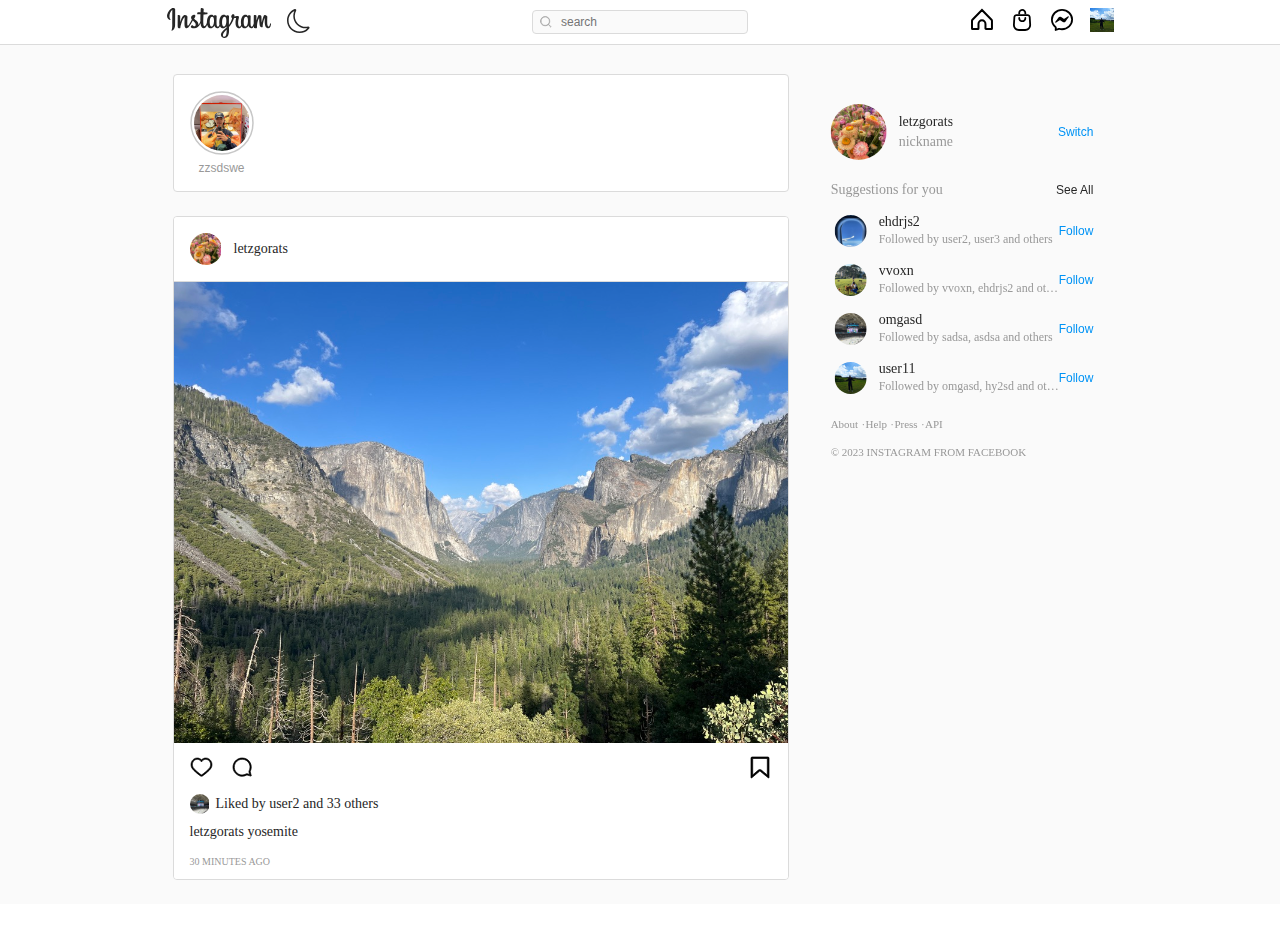
<file: Instagram/index.html>
<!DOCTYPE html>
<html lang="en">
<head>
    <meta charset="UTF-8">
    <meta name="viewport" content="width=device-width, initial-scale=1.0">
    <title>Instagram</title>
    <link rel="stylesheet" href="styles/general.css">
    <link rel="stylesheet" href="styles/header.css">
    <link rel="stylesheet" href="styles/side.css">
    <link rel="stylesheet" href="styles/main.css">
    <script src="script.js" defer></script>
</head>

<body>

    <header class="header">
        <div class="header__contents">
            <div class="header__buttons">
                <a href="index.html" class="header__logo">
                    <!-- <img src="assets/icons/logo.svg" alt="logo"> -->
                    <svg width="104" height="30" viewBox="0 0 104 30" fill="none" xmlns="http://www.w3.org/2000/svg">
                        <path fill-rule="evenodd" clip-rule="evenodd"
                            d="M5.34906 0.103386C3.22375 1.01086 0.881358 3.5683 0.144313 6.78057C-0.789613 10.8488 3.10259 12.5709 3.42568 12.0089C3.7942 11.3437 2.72397 11.1169 2.50185 9.00802C2.2141 6.28043 3.46606 3.23316 5.03607 1.89772C5.32887 1.65022 5.31372 1.99568 5.31372 2.63504C5.31372 3.7797 5.25314 14.0456 5.25314 16.1853C5.25314 19.0831 5.13703 20.0009 4.92501 20.9032C4.70793 21.821 4.36465 22.4397 4.62716 22.6769C4.91996 22.945 6.16688 22.3108 6.88373 21.2848C7.74698 20.0576 8.04987 18.5829 8.10541 16.9845C8.17103 15.051 8.16599 11.9934 8.17103 10.2455C8.17103 8.64193 8.19627 3.95501 8.14579 1.13461C8.1256 0.448846 6.2426 -0.273011 5.34906 0.103386ZM103.522 15.3294C103.214 15.3294 103.073 15.6543 102.957 16.1957C102.553 18.088 102.129 18.5159 101.579 18.5159C100.968 18.5159 100.418 17.5775 100.276 15.7007C100.165 14.226 100.18 11.5087 100.322 8.80693C100.352 8.25007 100.201 7.70352 98.7367 7.16212C98.1056 6.9301 97.1868 6.58464 96.7325 7.70867C95.4452 10.8694 94.9404 13.3804 94.8192 14.4013C94.8142 14.4529 94.7485 14.4632 94.7384 14.3446C94.6627 13.5248 94.4961 12.0398 94.4709 8.92036C94.4658 8.31194 94.3396 7.79117 93.6783 7.36837C93.2492 7.09509 91.9468 6.60526 91.4773 7.1879C91.0734 7.66227 90.5989 8.93583 90.1092 10.4466C89.7104 11.6737 89.4378 12.5039 89.4378 12.5039C89.4378 12.5039 89.4428 9.18848 89.4479 7.93554C89.4479 7.46118 89.1298 7.3065 89.0339 7.27556C88.5998 7.14666 87.7416 6.93525 87.3781 6.93525C86.9288 6.93525 86.8228 7.1879 86.8228 7.55915C86.8228 7.60555 86.7521 11.9212 86.7521 14.9376V15.3655C86.5047 16.7525 85.7021 18.6345 84.8287 18.6345C83.9503 18.6345 83.5414 17.8508 83.5414 14.2518C83.5414 12.1533 83.602 11.2406 83.6323 9.72472C83.6474 8.85333 83.6828 8.17788 83.6828 8.02835C83.6777 7.55915 82.8801 7.32712 82.5116 7.23947C82.138 7.15181 81.8149 7.11572 81.5625 7.13119C81.2041 7.15181 80.9517 7.38899 80.9517 7.71899C80.9517 7.89429 80.9517 8.22944 80.9517 8.22944C80.4923 7.49727 79.7552 6.98682 79.2605 6.83729C77.9379 6.44027 76.5546 6.79088 75.5097 8.27585C74.6817 9.45144 74.182 10.7869 73.9851 12.705C73.8387 14.1074 73.8892 15.5305 74.1416 16.7319C73.8336 18.088 73.2581 18.6448 72.6321 18.6448C71.7235 18.6448 71.0621 17.1341 71.1379 14.5199C71.1883 12.8029 71.5266 11.5964 71.8951 9.84847C72.0516 9.10598 71.9254 8.71412 71.6023 8.34288C71.3095 8.00257 70.6785 7.82726 69.7748 8.03867C69.1337 8.19335 68.2099 8.35835 67.3719 8.48209C67.3719 8.48209 67.4224 8.27585 67.4627 7.91492C67.6798 6.01231 65.6454 6.16699 64.9941 6.77541C64.6054 7.1415 64.3429 7.56946 64.242 8.33772C64.0855 9.55972 65.0648 10.1372 65.0648 10.1372C64.7417 11.6325 63.9542 13.5867 63.1414 14.9994C62.7073 15.7574 62.3691 16.3194 61.94 16.9124C61.94 16.6906 61.94 16.4689 61.9349 16.2472C61.9248 13.102 61.9652 10.627 61.9854 9.73503C62.0005 8.86365 62.0359 8.20882 62.0359 8.05413C62.0308 7.71383 61.8339 7.58493 61.425 7.41993C61.0616 7.27556 60.6375 7.17759 60.1933 7.1415C59.638 7.09509 59.2997 7.39931 59.3098 7.75508C59.3098 7.82211 59.3098 8.2346 59.3098 8.2346C58.8504 7.50243 58.1134 6.99197 57.6187 6.84244C56.296 6.44542 54.9128 6.79604 53.8678 8.281C53.0399 9.4566 52.4997 11.1117 52.3432 12.6946C52.2019 14.1693 52.2271 15.4222 52.424 16.4792C52.212 17.5363 51.6062 18.6448 50.9247 18.6448C50.0513 18.6448 49.5515 17.8611 49.5515 14.2621C49.5515 12.1636 49.6121 11.2509 49.6424 9.73503C49.6626 8.86365 49.6929 8.18819 49.6929 8.03867C49.6879 7.56946 48.8902 7.33743 48.5217 7.24978C48.133 7.15697 47.7998 7.12603 47.5423 7.14666C47.2041 7.17244 46.9668 7.4818 46.9668 7.70867V8.23975C46.5075 7.50758 45.7654 6.99713 45.2757 6.8476C43.953 6.45058 42.5799 6.81151 41.5299 8.28616C40.8433 9.25036 40.288 10.3177 40.0053 12.6792C39.9195 13.3598 39.8841 13.9991 39.8892 14.5973C39.6166 16.2988 38.4101 18.253 37.4256 18.253C36.8501 18.253 36.2999 17.1134 36.2999 14.6901C36.2999 11.4572 36.4968 6.85791 36.5321 6.41449C36.5321 6.41449 37.779 6.39386 38.0213 6.38871C38.6423 6.38355 39.2077 6.39902 40.0356 6.35261C40.4495 6.33199 40.8484 4.81609 40.4243 4.63047C40.2274 4.54281 38.8543 4.47063 38.3091 4.46031C37.8749 4.43453 36.5977 4.33657 36.5977 4.33657C36.5977 4.33657 36.7138 1.28414 36.7391 0.959303C36.7593 0.691184 36.416 0.551969 36.2242 0.469471C35.7446 0.263226 35.3205 0.165259 34.8157 0.0621369C34.114 -0.0873908 33.801 0.0569808 33.7354 0.660248C33.6395 1.56773 33.594 4.2386 33.594 4.2386C33.0791 4.2386 31.3274 4.13548 30.8175 4.13548C30.3379 4.13548 29.828 6.21855 30.4843 6.24433C31.2415 6.27527 32.5642 6.30105 33.4426 6.32683C33.4426 6.32683 33.4022 11.0034 33.4022 12.4472C33.4022 12.5967 33.4022 12.7462 33.4022 12.8906C32.9226 15.448 31.2213 16.8247 31.2213 16.8247C31.5848 15.1335 30.8427 13.8651 29.4999 12.7926C29.0052 12.3956 28.0309 11.648 26.9354 10.823C26.9354 10.823 27.5664 10.1888 28.1318 8.91521C28.5306 8.01289 28.5458 6.9765 27.5715 6.74963C25.9611 6.37324 24.6283 7.57461 24.2346 8.86365C23.9266 9.85878 24.0932 10.5961 24.694 11.3644C24.7343 11.4211 24.7848 11.4778 24.8353 11.5345C24.4718 12.2512 23.9721 13.2103 23.548 13.9527C22.3718 16.0204 21.4833 17.6548 20.8119 17.6548C20.2767 17.6548 20.2818 15.9946 20.2818 14.4426C20.2818 13.102 20.3777 11.0911 20.4585 9.00286C20.4837 8.31194 20.1455 7.92007 19.575 7.5643C19.2318 7.34774 18.4947 6.91979 18.0656 6.91979C17.4245 6.91979 15.5819 7.00744 13.8402 12.1326C13.6231 12.7771 13.189 13.9579 13.189 13.9579L13.2243 7.79633C13.2243 7.65196 13.1486 7.51274 12.977 7.41477C12.6842 7.24978 11.8966 6.91979 11.2 6.91979C10.8668 6.91979 10.7002 7.07963 10.7002 7.39415L10.6396 17.0361C10.6396 17.7683 10.6598 18.6242 10.7305 18.9954C10.8012 19.3667 10.9173 19.676 11.0586 19.8565C11.2 20.037 11.3666 20.1762 11.6341 20.2329C11.8865 20.2845 13.2698 20.4649 13.3404 19.9287C13.4263 19.2842 13.4313 18.5881 14.1583 15.9946C15.2891 11.9522 16.7632 9.98253 17.4548 9.28129C17.5759 9.15755 17.7173 9.15239 17.7072 9.35348C17.6769 10.2403 17.5759 12.4575 17.5052 14.3343C17.3185 19.3667 18.2171 20.2999 19.5044 20.2999C20.4888 20.2999 21.877 19.3048 23.3663 16.7886C24.2951 15.2212 25.1937 13.6795 25.845 12.5709C26.2943 12.9937 26.8041 13.4526 27.309 13.9373C28.4852 15.0716 28.8689 16.1493 28.6164 17.1702C28.4196 17.9539 27.6825 18.7583 26.37 17.9745C25.9863 17.7477 25.8248 17.5723 25.4411 17.3094C25.2341 17.1702 24.9161 17.1289 24.7293 17.2784C24.2396 17.6548 23.9569 18.1344 23.7954 18.7273C23.6389 19.3048 24.2093 19.609 24.7949 19.8771C25.3048 20.1092 26.3952 20.3154 27.0919 20.3412C29.8028 20.434 31.9735 19.0109 33.488 15.3397C33.7606 18.5108 34.9116 20.3051 36.9107 20.3051C38.2485 20.3051 39.5913 18.5469 40.1769 16.8195C40.3435 17.5259 40.596 18.1395 40.914 18.6551C42.4588 21.1404 45.4473 20.6041 46.9517 18.4953C47.4161 17.8456 47.4868 17.6084 47.4868 17.6084C47.7039 19.5987 49.284 20.2948 50.1876 20.2948C51.1973 20.2948 52.2423 19.8101 52.9743 18.1344C53.0601 18.3148 53.156 18.4901 53.257 18.6551C54.7967 21.1404 57.7903 20.6041 59.2896 18.4953C59.3603 18.3973 59.4209 18.3097 59.4764 18.2272L59.5218 19.5368C59.5218 19.5368 58.6636 20.336 58.1386 20.8259C55.8215 22.9863 54.0596 24.6259 53.9284 26.5337C53.7618 28.9674 55.7054 29.8697 57.1744 29.9883C58.7343 30.112 60.0721 29.2407 60.8899 28.0135C61.6118 26.9359 62.0864 24.6105 62.051 22.3211C62.0359 21.4033 62.0157 20.2381 61.9955 18.9851C62.8083 18.0261 63.727 16.8092 64.5701 15.3913C65.4889 13.8393 66.4783 11.7614 66.9832 10.1424C66.9832 10.1424 67.8414 10.1475 68.7551 10.0908C69.0479 10.0753 69.1287 10.1321 69.0782 10.3486C69.0126 10.6116 67.9221 14.886 68.9166 17.7322C69.5982 19.6812 71.1328 20.3102 72.0415 20.3102C73.1067 20.3102 74.1264 19.4956 74.6716 18.2787C74.7373 18.4128 74.8079 18.5417 74.8837 18.6654C76.4234 21.1507 79.4069 20.6093 80.9214 18.5056C81.2647 18.0312 81.4565 17.6187 81.4565 17.6187C81.7796 19.6812 83.3597 20.3154 84.2633 20.3154C85.2023 20.3154 86.0958 19.9235 86.8228 18.1808C86.8531 18.949 86.9035 19.5781 86.9742 19.774C87.0197 19.8926 87.2872 20.0473 87.4841 20.1195C88.3474 20.4443 89.2207 20.2896 89.5488 20.2226C89.776 20.1762 89.9476 19.9906 89.9729 19.5214C90.0335 18.2787 89.9981 16.1853 90.3667 14.6334C90.9876 12.0244 91.5681 11.0138 91.8458 10.5136C91.9972 10.2352 92.1739 10.1888 92.179 10.4827C92.1941 11.0859 92.2244 12.8442 92.4617 15.216C92.6384 16.9588 92.8756 17.99 93.0574 18.3148C93.5773 19.2481 94.2185 19.2893 94.7384 19.2893C95.0716 19.2893 95.7632 19.1965 95.7027 18.6036C95.6724 18.3148 95.7279 16.5308 96.3387 13.9579C96.7426 12.2822 97.409 10.7663 97.6513 10.2146C97.7421 10.0083 97.7825 10.1733 97.7825 10.2042C97.7321 11.3592 97.6159 15.1335 98.0804 17.2011C98.7064 20.0009 100.524 20.3102 101.155 20.3102C102.503 20.3102 103.608 19.2687 103.982 16.5205C104.052 15.845 103.921 15.3294 103.522 15.3294ZM46.9668 13.6331C46.8911 15.0871 46.6084 16.3039 46.1642 17.1856C45.3514 18.784 43.7511 19.2893 43.0443 16.9794C42.5345 15.314 42.7061 13.0453 42.9181 11.8181C43.2311 9.99799 44.0187 8.70896 45.2504 8.83271C46.5175 8.96161 47.1284 10.6116 46.9668 13.6331ZM59.3098 13.6537C59.2391 15.0252 58.8858 16.4071 58.5071 17.1856C57.7196 18.7943 56.0688 19.2996 55.3873 16.9794C54.9229 15.3965 55.0339 13.3495 55.2611 12.0604C55.559 10.3847 56.2859 8.83271 57.5934 8.83271C58.8656 8.83271 59.4916 10.2506 59.3098 13.6537ZM59.6329 23.0224C59.6178 25.5282 59.229 27.7196 58.3961 28.359C57.2148 29.2613 55.6296 28.5858 55.9578 26.7606C56.2506 25.1415 57.6186 23.4916 59.6329 21.4755C59.638 21.4704 59.638 21.9293 59.6329 23.0224ZM80.9365 13.6692C80.8659 15.1747 80.5377 16.3555 80.1339 17.1856C79.3463 18.7943 77.7056 19.2945 77.014 16.9794C76.6354 15.7213 76.6203 13.6124 76.8929 11.8542C77.1705 10.065 77.9429 8.70896 79.2252 8.83271C80.4822 8.95646 81.0728 10.6116 80.9365 13.6692Z"
                            fill="var(--text-dark)" />
                    </svg>
                </a>

                <button class="header__theme-button" title="Toggle Theme">
                    <!-- <img src="assets/icons/moon.svg" class="header__theme-button-moon" alt="moon"/> -->
                    <svg class="header__theme-button-moon" xmlns="http://www.w3.org/2000/svg" width="24" height="24" fill="var(--text-dark)"
    viewBox="0 0 16 16">
    <path
        d="M6 .278a.768.768 0 0 1 .08.858 7.208 7.208 0 0 0-.878 3.46c0 4.021 3.278 7.277 7.318 7.277.527 0 1.04-.055 1.533-.16a.787.787 0 0 1 .81.316.733.733 0 0 1-.031.893A8.349 8.349 0 0 1 8.344 16C3.734 16 0 12.286 0 7.71 0 4.266 2.114 1.312 5.124.06A.752.752 0 0 1 6 .278zM4.858 1.311A7.269 7.269 0 0 0 1.025 7.71c0 4.02 3.279 7.276 7.319 7.276a7.316 7.316 0 0 0 5.205-2.162c-.337.042-.68.063-1.029.063-4.61 0-8.343-3.714-8.343-8.29 0-1.167.242-2.278.681-3.286z" />
</svg>
                    <!-- <img src="assets/icons/sun.svg" class="header__theme-button-sun" alt="sun"/> -->
                    <svg class="header__theme-button-sun" xmlns="http://www.w3.org/2000/svg" width="24" height="24" fill="var(--text-dark)"
    viewBox="0 0 16 16">
    <path
        d="M8 11a3 3 0 1 1 0-6 3 3 0 0 1 0 6zm0 1a4 4 0 1 0 0-8 4 4 0 0 0 0 8zM8 0a.5.5 0 0 1 .5.5v2a.5.5 0 0 1-1 0v-2A.5.5 0 0 1 8 0zm0 13a.5.5 0 0 1 .5.5v2a.5.5 0 0 1-1 0v-2A.5.5 0 0 1 8 13zm8-5a.5.5 0 0 1-.5.5h-2a.5.5 0 0 1 0-1h2a.5.5 0 0 1 .5.5zM3 8a.5.5 0 0 1-.5.5h-2a.5.5 0 0 1 0-1h2A.5.5 0 0 1 3 8zm10.657-5.657a.5.5 0 0 1 0 .707l-1.414 1.415a.5.5 0 1 1-.707-.708l1.414-1.414a.5.5 0 0 1 .707 0zm-9.193 9.193a.5.5 0 0 1 0 .707L3.05 13.657a.5.5 0 0 1-.707-.707l1.414-1.414a.5.5 0 0 1 .707 0zm9.193 2.121a.5.5 0 0 1-.707 0l-1.414-1.414a.5.5 0 0 1 .707-.707l1.414 1.414a.5.5 0 0 1 0 .707zM4.464 4.465a.5.5 0 0 1-.707 0L2.343 3.05a.5.5 0 1 1 .707-.707l1.414 1.414a.5.5 0 0 1 0 .708z" />
</svg>
                </button>
            </div>
            <div class="header__search">
                <img src="assets/icons/search.svg" alt="search">
                <input type="text" placeholder="search">
            </div>
            <div class="header__buttons">
                <a href="#">
                    <img src="assets/icons/home.svg" alt="home">
                </a>

                <a href="#">
                    <img src="assets/icons/shop.svg" alt="shop">
                </a>

                <a href="#">
                    <img src="assets/icons/messenger.svg" alt="messenger">
                </a>
                <div class="profile__picture">
                    <img src="assets/images/profile.jpeg" alt="user picture">
                </div>
            </div>
        </div>
    </header>


    <main class="main-container">
        <section class="content-container">
            <div class="content">
                <div class="stories">
                    <div class="stories__content">
                        <button class="story">
                            <div class="story__avatar">
                                <div class="story__border">
                                    <svg width="64" height="64">
                                        <circle r="31" cy="32", cx="32" />
                                    </svg>
                                </div>
                                <div class="story__picture">
                                    <img src="assets/images/avatar4.jpeg" alt="user picture">
                                </div>
                            </div>
                            <span class="story__user">zzsdswe</span>
                        </button>
                    </div>

                </div>
                <div class="posts">
                    <article class="post">
                        <div class="post__header">
                            <div class="post__profile">
                                <a href="#" class="post__avatar">
                                    <img src="assets/images/avatar3.jpeg" alt="user picture">
                                </a>
                                <a href="#" class="post__user">letzgorats</a>
                            </div>
                            <button class="post__more-options">
                                <img src="assets/icons/more.svg" alt="">
                            </button>
                        </div>

                        <div class="post__content">
                            <div class="post__medias">
                                <img class="post__media" src ="assets/images/picture3.jpeg" alt="">
                            </div>
                        </div>

                        <div class="post__footer">
                            <div class="post__buttons">
                                <button class="post__button">
                                    <img src="assets/icons/heart.svg" alt="heart">
                                </button>
                                <button class="post__button">
                                    <img src="assets/icons/comment.svg" alt="comment">
                                </button>
                                <button class="post__button post__button--align-right">
                                    <img src="assets/icons/bookmark.svg" alt="bookmark">
                                </button>
                            </div>
                            <div class="post__infos">
                                <div class="post__likes">
                                    <a href="#" class="post__likes-avatar">
                                        <img src="assets/images/avatar2.jpeg" alt="user picture">
                                    </a>
                                    <span>Liked by
                                        <a class="post__more-underline" href="#">user2</a> and
                                        <a href="#">33 others</a>
                                    </span>

                                </div>
                                <div class="post__description">
                                    <span>
                                        <a class="post__name--underline" href="#">
                                            letzgorats
                                        </a>
                                        yosemite
                                    </span>
                                </div>
                                <span class="post__date-time">30 minutes ago</span>
                            </div>
                        </div>
                    </article>
                </div>
            </div>

            <div class="side-menu">
                <div class="side-menu__user-profile">
                    <a href="#" class="side-menu__user-avatar">
                        <img src="assets/images/avatar3.jpeg" alt="user picture">
                    </a>
                    <div class="side-menu__user-info">
                        <a href="#">letzgorats</a>
                        <span>nickname</span>
                    </div>
                    <button class="side-menu__user-button">
                        Switch
                    </button>
                </div>
                <div class="side-menu__suggestions-section">
                    <div class="side-menu__suggestions-header">
                        <h2>Suggestions for you</h2>
                        <button>See All</button>
                    </div>
                    <div class="side-menu__suggestions-content">
                        
                        <div class="side-menu__suggestion">
                            <a href="#" class="side-menu__suggestion-avatar">
                                <img src="assets/images/avatar7.jpeg" alt="user picture">
                            </a>
                            <div class="side-menu__suggestion-info">
                                <a href="#">ehdrjs2</a>
                                <span>Followed by user2, user3 and others</span>
                            </div>
                            <button class="side-menu__suggestion-button">Follow</button>
                        </div>

                        <div class="side-menu__suggestion">
                            <a href="#" class="side-menu__suggestion-avatar">
                                <img src="assets/images/avatar6.jpeg" alt="user picture">
                            </a>
                            <div class="side-menu__suggestion-info">
                                <a href="#">vvoxn</a>
                                <span>Followed by vvoxn, ehdrjs2 and others</span>
                            </div>
                            <button class="side-menu__suggestion-button">Follow</button>
                        </div>

                        <div class="side-menu__suggestion">
                            <a href="#" class="side-menu__suggestion-avatar">
                                <img src="assets/images/avatar2.jpeg" alt="user picture">
                            </a>
                            <div class="side-menu__suggestion-info">
                                <a href="#">omgasd</a>
                                <span>Followed by sadsa, asdsa and others</span>
                                
                            </div>
                            <button class="side-menu__suggestion-button">Follow</button>
                        </div>

                        <div class="side-menu__suggestion">
                            <a href="#" class="side-menu__suggestion-avatar">
                                <img src="assets/images/profile.jpeg" alt="user picture">
                            </a>
                            <div class="side-menu__suggestion-info">
                                <a href="#">user11</a>
                                <span>Followed by omgasd, hy2sd and others</span>
                            </div>
                            <button class="side-menu__suggestion-button">Follow</button>
                        </div>
                    </div>
                </div>
                <div class="side-menu__footer">
                    <div class="side-menu__footer-links">
                        <ul class="side-menu__footer-list">
                            <li class="side-menu__footer-item">
                                <a class="side-menu__footer-link" href="">About</a>
                            </li>
                            <li class="side-menu__footer-item">
                                <a class="side-menu__footer-link" href="">Help</a>
                            </li>
                            <li class="side-menu__footer-item">
                                <a class="side-menu__footer-link" href="">Press</a>
                            </li>
                            <li class="side-menu__footer-item">
                                <a class="side-menu__footer-link" href="">API</a>
                            </li>
                        </ul>
                    </div>

                    <span class="side-menu__footer-copyright">&copy; 2023 instagram from facebook</span>
                </div>
            </div>
        </section>
    </main>
    


</body>
</html>
</file>
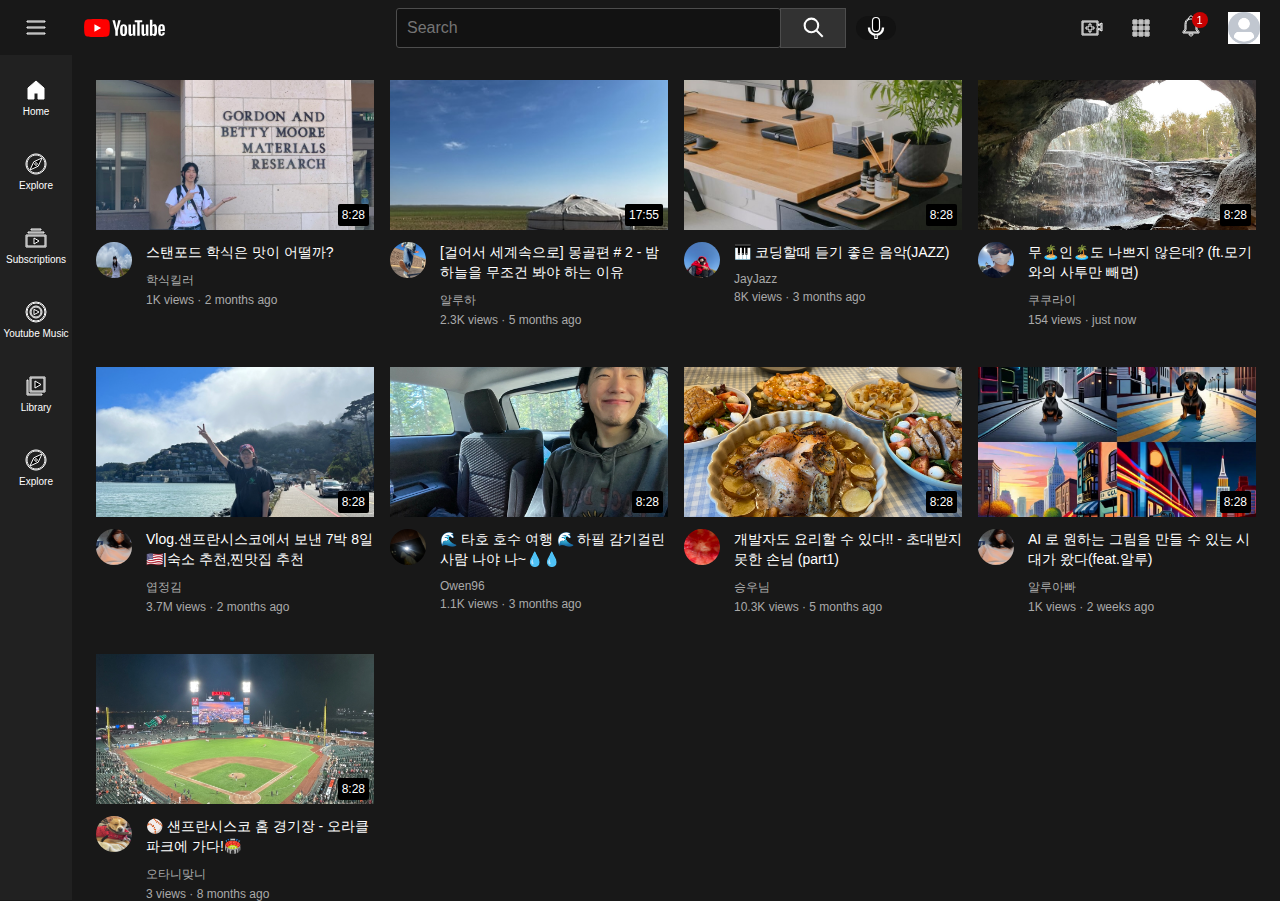
<file: Youtube/index.html>
<!DOCTYPE html>
<html lang="en">
<head>
    <meta charset="UTF-8">
    <meta name="viewport" content="width=device-width, initial-scale=1.0">
    <title>Document</title>
    <link rel="stylesheet" href="styles/general.css">
    <link rel="stylesheet" href="styles/header.css">
    <link rel="stylesheet" href="styles/sidebar.css">
    <link rel="stylesheet" href="styles/video.css">
</head>
<body>

    <header class="header">

        <div class="left-section">
            <img class="hamburger-menu" src="assets/icons/hamburger-menu.svg" alt="">
            <img class="youtube-logo" src="assets/icons/youtube-logo.svg" alt="">
        </div>

        <div class="middle-section">
            <input class="search-bar" type="text" placeholder="Search">
            <button class="search-button">
                <img class="search-icon" src="assets/icons/search.svg" alt="">
                <div class="tooltip">Search</div>
            </button>
            <button class="voice-search-button">
                <img class="voice-search-icon" src="assets/icons/voice-search-icon.svg" alt="">
                <div class="tooltip">Search with your voice</div>
            </button>
        </div>

        <div class="right-section">
            <div class="upload-icon-container">
                <img class="upload-icon" src="assets/icons/upload.svg" alt="">
                <div class="tooltip">Create</div>
            </div>
            <img class="youtube-apps-icon" src="assets/icons/youtube-apps.svg"></img>
            <div class="notifications-icon-container">
                <img class="notifications-icon" src="assets/icons/notifications.svg" alt="">
                <div class="notification-count">1</div>
            </div>
            <img class="current-user-picture" src="assets/images/avatars/avatar-1.png"></img>
        </div>

    </header>


    <nav class="sidebar">
        <div class="sidebar-link">
            <img src="assets/icons/home.svg" alt="">
            <div>Home</div>
        </div>

        <div class="sidebar-link">
            <img src="assets/icons/explore.svg" alt="">
            <div>Explore</div>
        </div>

        <div class="sidebar-link">
            <img src="assets/icons/subscriptions.svg" alt="">
            <div>Subscriptions</div>
        </div>

        <div class="sidebar-link">
            <img src="assets/icons/youtube-music.svg" alt="">
            <div>Youtube Music</div>
        </div>

        <div class="sidebar-link">
            <img src="assets/icons/library.svg" alt="">
            <div>Library</div>
        </div>

        <div class="sidebar-link">
            <img src="assets/icons/explore.svg" alt="">
            <div>Explore</div>
        </div>
        
    </nav>

    <main>
        <section class="video-grid">
            <div class="video-preview">
                <div class="thumbnail-row">
                    <img class="thumbnail" src="assets/images/thumbnails/thumbnail-9.jpeg" alt="">
                    <div class="video-time">8:28</div>
                </div>
                <div class="video-info-grid">
                    <div class="channel-pictures">
                        <img class="profile-picture" src="assets/images/avatars/avatar-9.jpeg" alt="">
                    </div>
                    <div class="vidoe-info">
                        <p class="video-titles">
                            스탠포드 학식은 맛이 어떨까? 
                        </p>
                        <p class="video-authors">
                            학식킬러
                        </p>
                        <p class="video-stats">
                            1K views &#183; 2 months ago
                        </p>
                    </div>
                </div>
            </div>

            <div class="video-preview">
                <div class="thumbnail-row">
                    <img class="thumbnail" src="assets/images/thumbnails/thumbnail-1.jpeg" alt="">
                    <div class="video-time">17:55</div>
                </div>
                <div class="video-info-grid">
                    <div class="channel-pictures">
                        <img class="profile-picture" src="assets/images/avatars/avatar-6.jpeg" alt="">
                    </div>
                    <div class="vidoe-info">
                        <p class="video-titles">
                            [걸어서 세계속으로] 몽골편 # 2 - 밤하늘을 무조건 봐야 하는 이유
                        </p>
                        <p class="video-authors">
                            알루하
                        </p>
                        <p class="video-stats">
                            2.3K views &#183; 5 months ago
                        </p>
                    </div>
                </div>
            </div>

            <div class="video-preview">
                <div class="thumbnail-row">
                    <img class="thumbnail" src="assets/images/thumbnails/thumbnail-2.jpeg" alt="">
                    <div class="video-time">8:28</div>
                </div>
                <div class="video-info-grid">
                    <div class="channel-pictures">
                        <img class="profile-picture" src="assets/images/avatars/avatar-8.jpeg" alt="">
                    </div>
                    <div class="vidoe-info">
                        <p class="video-titles">
                            🎹 코딩할때 듣기 좋은 음악(JAZZ)
                        </p>
                        <p class="video-authors">
                            JayJazz
                        </p>
                        <p class="video-stats">
                            8K views &#183; 3 months ago
                        </p>
                    </div>
                </div>
            </div>

            <div class="video-preview">
                <div class="thumbnail-row">
                    <img class="thumbnail" src="assets/images/thumbnails/thumbnail-3.jpeg" alt="">
                    <div class="video-time">8:28</div>
                </div>
                <div class="video-info-grid">
                    <div class="channel-pictures">
                        <img class="profile-picture" src="assets/images/avatars/avatar-3.jpeg" alt="">
                    </div>
                    <div class="vidoe-info">
                        <p class="video-titles">
                            무🏝️인🏝️도 나쁘지 않은데? (ft.모기와의 사투만 빼면)
                        </p>
                        <p class="video-authors">
                            쿠쿠라이
                        </p>
                        <p class="video-stats">
                            154 views &#183; just now
                        </p>
                    </div>
                </div>
            </div>

            <div class="video-preview">
                <div class="thumbnail-row">
                    <img class="thumbnail" src="assets/images/thumbnails/thumbnail-7.jpeg" alt="">
                    <div class="video-time">8:28</div>
                </div>
                <div class="video-info-grid">
                    <div class="channel-pictures">
                        <img class="profile-picture" src="assets/images/avatars/avatar-2.jpeg" alt="">
                    </div>
                    <div class="vidoe-info">
                        <p class="video-titles">
                            Vlog.샌프란시스코에서 보낸 7박 8일🇺🇸|숙소 추천,찐맛집 추천 
                        </p>
                        <p class="video-authors">
                            엽정김
                        </p>
                        <p class="video-stats">
                            3.7M views &#183; 2 months ago
                        </p>
                    </div>
                </div>
            </div>

            <div class="video-preview">
                <div class="thumbnail-row">
                    <img class="thumbnail" src="assets/images/thumbnails/thumbnail-5.jpeg" alt="">
                    <div class="video-time">8:28</div>
                </div>
                <div class="video-info-grid">
                    <div class="channel-pictures">
                        <img class="profile-picture" src="assets/images/avatars/avatar-7.jpeg" alt="">
                    </div>
                    <div class="vidoe-info">
                        <p class="video-titles">
                            🌊 타호 호수 여행 🌊 하필 감기걸린 사람 나야 나~💧💧
                        </p>
                        <p class="video-authors">
                            Owen96
                        </p>
                        <p class="video-stats">
                            1.1K views &#183; 3 months ago
                        </p>
                    </div>
                </div>
            </div>

            <div class="video-preview">
                <div class="thumbnail-row">
                    <img class="thumbnail" src="assets/images/thumbnails/thumbnail-6.jpeg" alt="">
                    <div class="video-time">8:28</div>
                </div>
                <div class="video-info-grid">
                    <div class="channel-pictures">
                        <img class="profile-picture" src="assets/images/avatars/avatar-4.jpeg" alt="">
                    </div>
                    <div class="vidoe-info">
                        <p class="video-titles">
                            개발자도 요리할 수 있다!! - 초대받지 못한 손님 (part1)
                        </p>
                        <p class="video-authors">
                            승우님
                        </p>
                        <p class="video-stats">
                            10.3K views &#183; 5 months ago
                        </p>
                    </div>
                </div>
            </div>

            <div class="video-preview">
                <div class="thumbnail-row">
                    <img class="thumbnail" src="assets/images/thumbnails/thumbnail-4.jpeg" alt="">
                    <div class="video-time">8:28</div>
                </div>
                <div class="video-info-grid">
                    <div class="channel-pictures">
                        <img class="profile-picture" src="assets/images/avatars/avatar-2.jpeg" alt="">
                    </div>
                    <div class="vidoe-info">
                        <p class="video-titles">
                            AI 로 원하는 그림을 만들 수 있는 시대가 왔다(feat.알루)
                        </p>
                        <p class="video-authors">
                            알루아빠
                        </p>
                        <p class="video-stats">
                            1K views &#183; 2 weeks ago
                        </p>
                    </div>
                </div>
            </div>
            <div class="video-preview">
                <div class="thumbnail-row">
                    <img class="thumbnail" src="assets/images/thumbnails/thumbnail-8.jpeg" alt="">
                    <div class="video-time">8:28</div>
                </div>
                <div class="video-info-grid">
                    <div class="channel-pictures">
                        <img class="profile-picture" src="assets/images/avatars/avatar-5.jpeg" alt="">
                    </div>
                    <div class="vidoe-info">
                        <p class="video-titles">
                            ⚾️ 샌프란시스코 홈 경기장 - 오라클 파크에 가다!🏟️
                        </p>  
                        <p class="video-authors">
                            오타니맞니
                        </p>
                        <p class="video-stats">
                            3 views &#183; 8 months ago
                        </p>
                    </div>
                </div>
            </div>


            

        </section>
    </main>


</body>
</html>
</file>
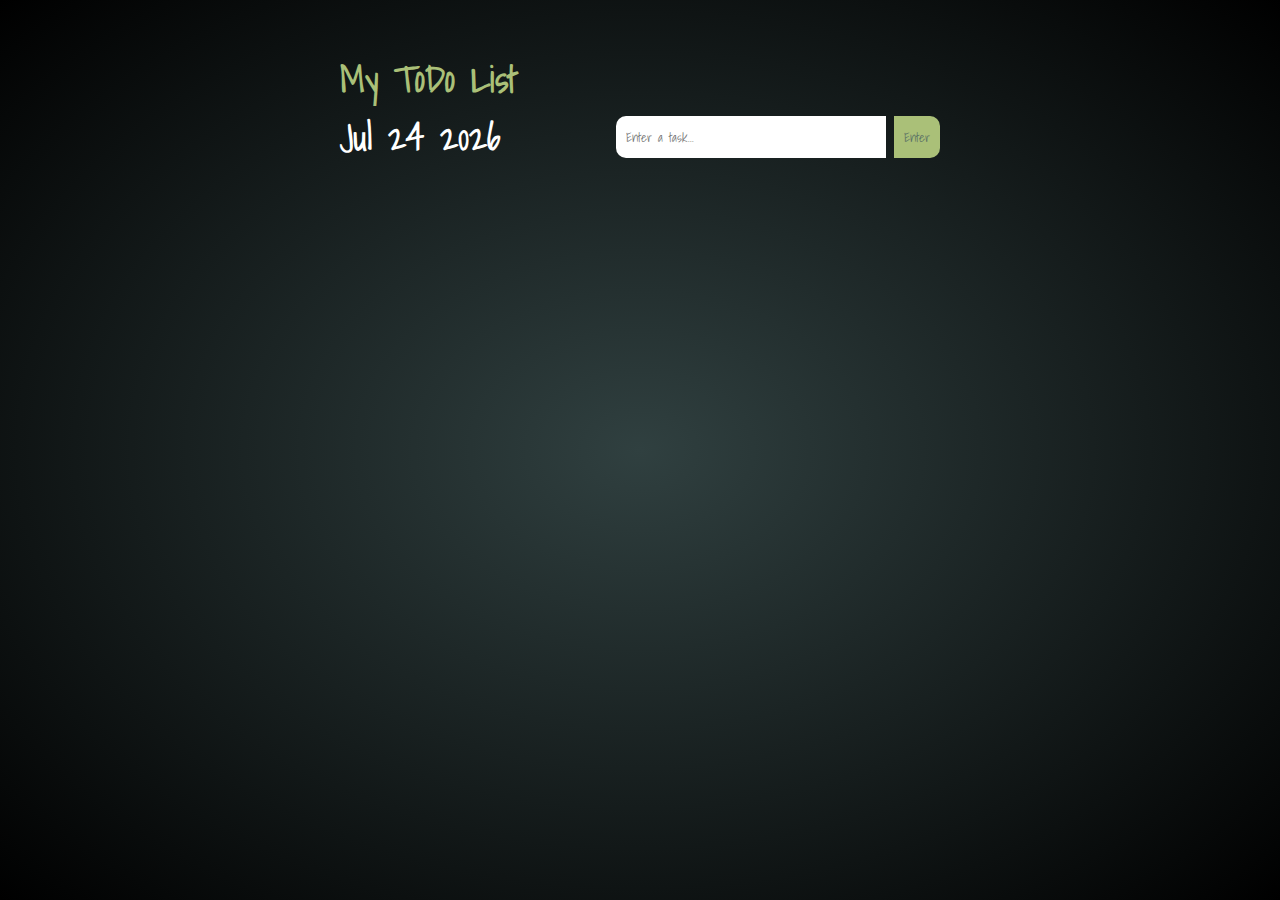
<file: week2/ToDoList/index.html>
<!DOCTYPE html>
<html lang="en">
<head>
    <meta charset="UTF-8">
    <meta name="viewport" content="width=device-width, initial-scale=1.0">
    <title>To Do List</title>
    <link rel="stylesheet" href="style.css">
    <!-- Font Awesome 아이콘 사용 -->
    <link rel="stylesheet" href="https://cdnjs.cloudflare.com/ajax/libs/font-awesome/6.4.2/css/all.min.css">
    <!-- 구글 폰트 사용 -->
    <link rel="preconnect" href="https://fonts.googleapis.com">
    <link rel="preconnect" href="https://fonts.gstatic.com" crossorigin>
    <link href="https://fonts.googleapis.com/css2?family=Shadows+Into+Light&display=swap" rel="stylesheet">
</head>
<body>

    <main class="app">
        <!-- 할 일 목록 제목 -->
        <h1>My ToDo List</h1>
            <div class="input-header">
                <!-- 현재 날짜 표시 -->
                <h1><span id="date"></span></h1>
                <!-- 할 일 입력 필드와 추가 버튼 -->
                <div class="to-do-input">
                    <input type="text" id="item" placeholder="Enter a task...">
                    <button id="enter">Enter</button>
                </div>
            </div>
            <!-- 할 일 목록 표시 영역 -->
            <div class="to-do-list">

            </div>
    </main>

    <script src="script.js"></script>

    
    
</body> 
</html>
</file>
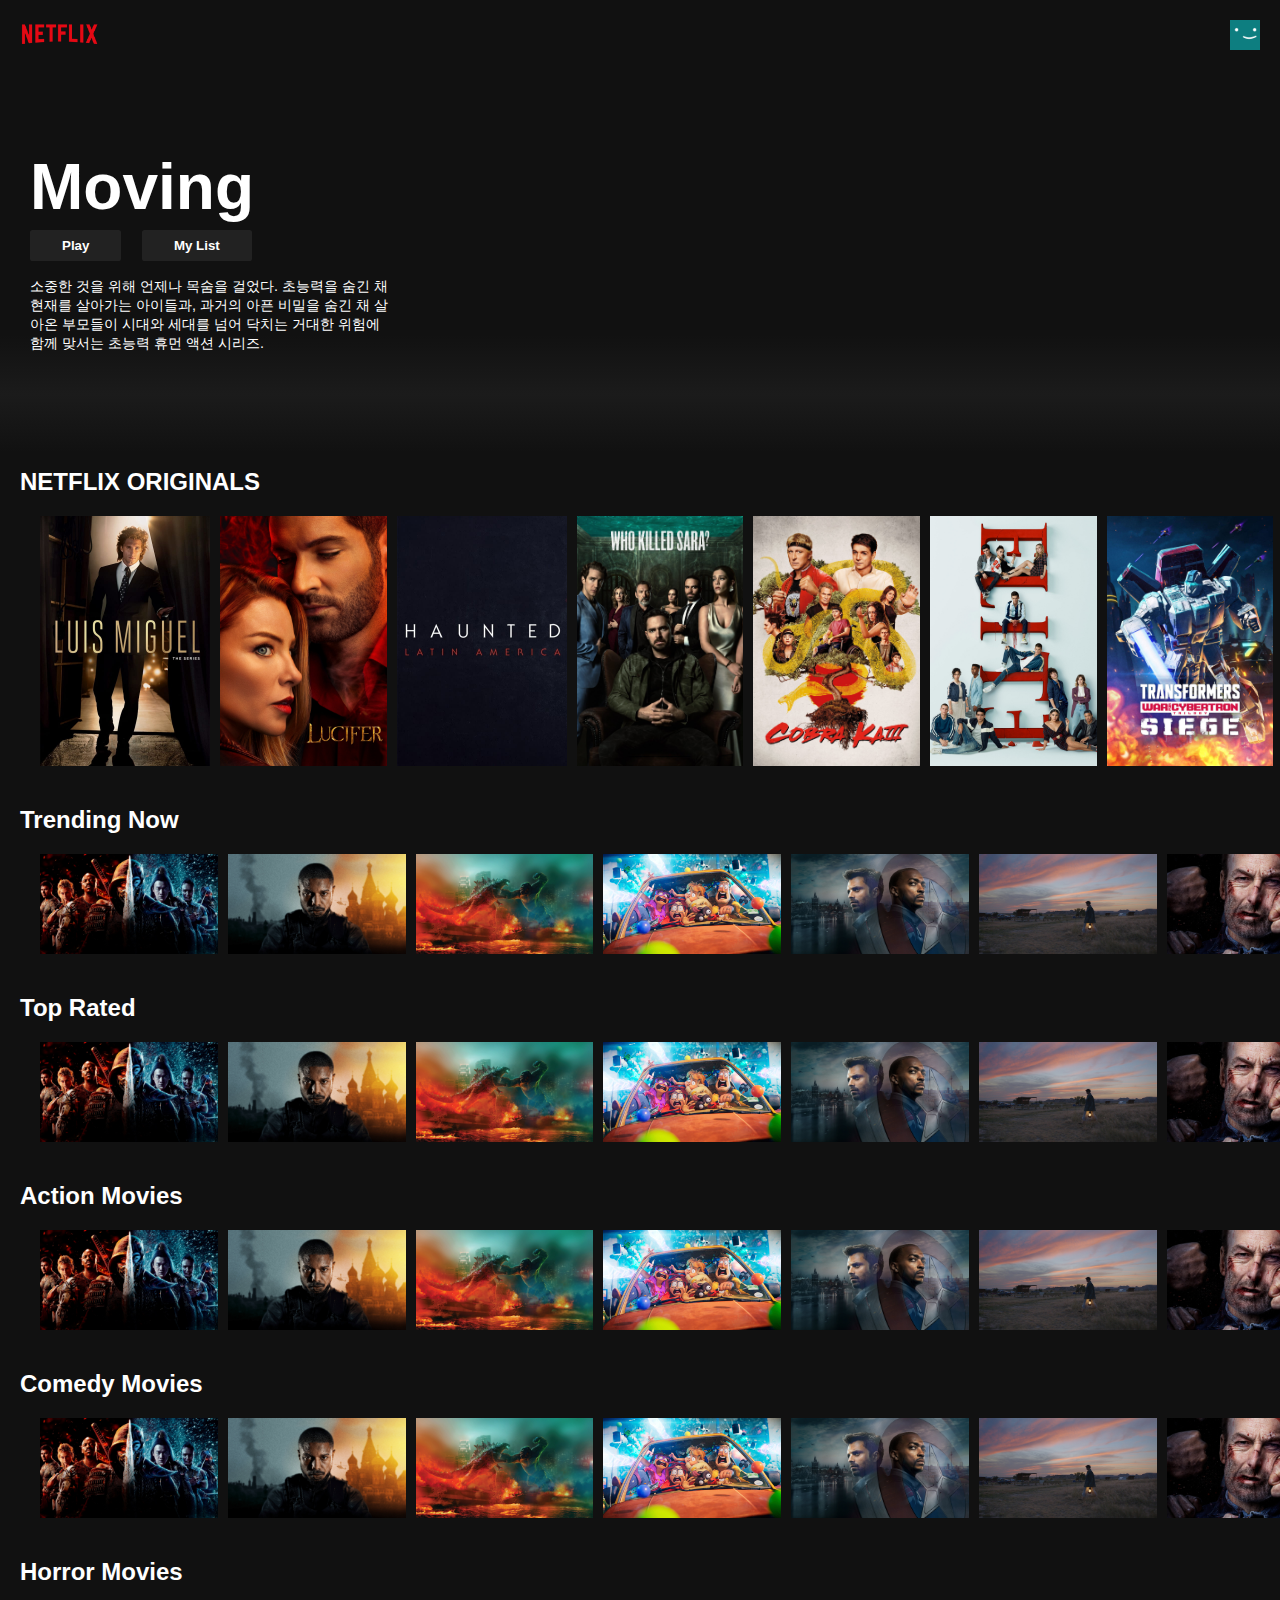
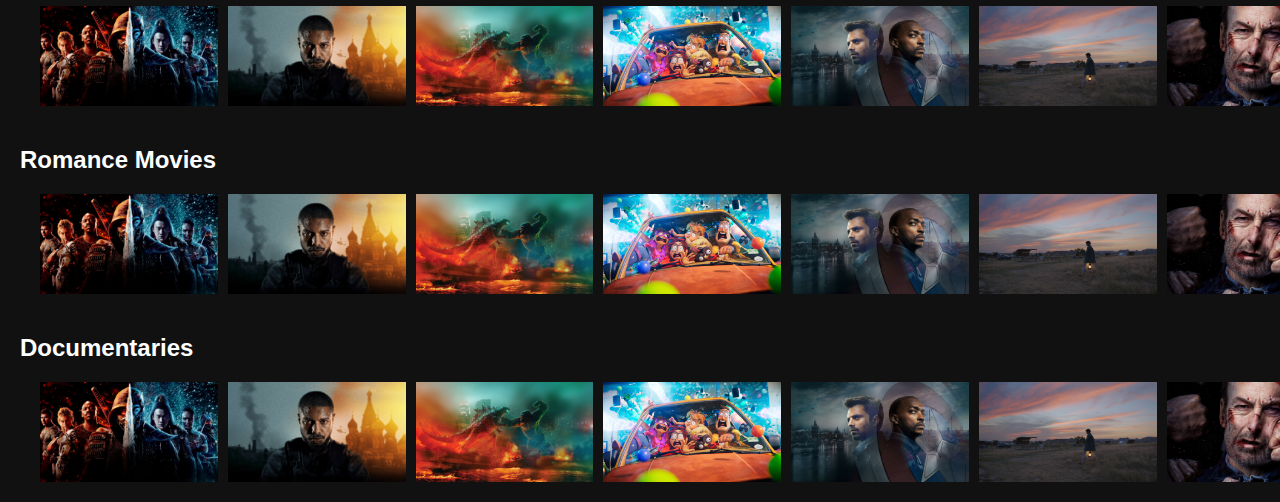
<file: Netflix/netflix.html>
<!DOCTYPE html>
<html lang="en">
<head>
    <meta charset="UTF-8">
    <meta http-equiv="X-UA-Compatible" content="IE=edge">
    <meta name="viewport" content="width=device-width, initial-scale=1.0">
    <title>Netflix</title>
    <link rel="stylesheet" href="style.css" />
</head>
<body>


    <div class="nav" id="nav">
        <img src="netflix-images/netflix-logo.png" alt="" class="nav__logo">
        <img src="netflix-images/netflix-avatar.png" alt="" class="nav__avatar">
    </div>
    
    
    <!-- header -->
    <header class="banner">
        <div class="banner__contents">
            <h1 class="banner__title">Moving</h1>
            <div class="banner__buttons">
                <button class="banner__button">Play</button>
                <button class="banner__button">My List</button>
            </div>
            <div class="banner__description">
                소중한 것을 위해 언제나 목숨을 걸었다. 초능력을 숨긴 채 현재를 살아가는 아이들과, 과거의 아픈 비밀을 숨긴 채 살아온 부모들이 시대와 세대를 넘어 닥치는 거대한 위험에 함께 맞서는 초능력 휴먼 액션 시리즈.
            </div>
        </div>
        <div class="banner__fadeBottom"></div>
    </header>

    <!-- Netflix Originals -->
    <div class="row">
        <h2>NETFLIX ORIGINALS</h2>
        <div class="row__posters">
            <img src="netflix-images/large-movie1.jpg" alt="" class="row__poster row__posterLarge" />
            <img src="netflix-images/large-movie2.jpg" alt="" class="row__poster row__posterLarge" />
            <img src="netflix-images/large-movie3.jpg" alt="" class="row__poster row__posterLarge" />
            <img src="netflix-images/large-movie4.jpg" alt="" class="row__poster row__posterLarge" />
            <img src="netflix-images/large-movie5.jpg" alt="" class="row__poster row__posterLarge" />
            <img src="netflix-images/large-movie6.jpg" alt="" class="row__poster row__posterLarge" />
            <img src="netflix-images/large-movie7.jpg" alt="" class="row__poster row__posterLarge" />
            <img src="netflix-images/large-movie8.jpg" alt="" class="row__poster row__posterLarge" />
            <img src="netflix-images/large-movie1.jpg" alt="" class="row__poster row__posterLarge" />
            <img src="netflix-images/large-movie2.jpg" alt="" class="row__poster row__posterLarge" />
            <img src="netflix-images/large-movie3.jpg" alt="" class="row__poster row__posterLarge" />
            <img src="netflix-images/large-movie4.jpg" alt="" class="row__poster row__posterLarge" />
            <img src="netflix-images/large-movie5.jpg" alt="" class="row__poster row__posterLarge" />
            <img src="netflix-images/large-movie6.jpg" alt="" class="row__poster row__posterLarge" />
            <img src="netflix-images/large-movie7.jpg" alt="" class="row__poster row__posterLarge" />
            <img src="netflix-images/large-movie8.jpg" alt="" class="row__poster row__posterLarge" />
        </div>
    </div>

    <!-- Trending Now -->
    <div class="row">
        <h2>Trending Now</h2>
        <div class="row__posters">
            <img src="netflix-images/small-movie1.jpg" alt="" class="row__poster"  />
            <img src="netflix-images/small-movie2.jpg" alt="" class="row__poster" />
            <img src="netflix-images/small-movie3.jpg" alt="" class="row__poster" />
            <img src="netflix-images/small-movie4.jpg" alt="" class="row__poster" />
            <img src="netflix-images/small-movie5.jpg" alt="" class="row__poster" />
            <img src="netflix-images/small-movie6.jpg" alt="" class="row__poster" />
            <img src="netflix-images/small-movie7.jpg" alt="" class="row__poster" />
            <img src="netflix-images/small-movie8.jpg" alt="" class="row__poster" />
            <img src="netflix-images/small-movie1.jpg" alt="" class="row__poster"  />
            <img src="netflix-images/small-movie2.jpg" alt="" class="row__poster" />
            <img src="netflix-images/small-movie3.jpg" alt="" class="row__poster" />
            <img src="netflix-images/small-movie4.jpg" alt="" class="row__poster" />
            <img src="netflix-images/small-movie5.jpg" alt="" class="row__poster" />
            <img src="netflix-images/small-movie6.jpg" alt="" class="row__poster" />
            <img src="netflix-images/small-movie7.jpg" alt="" class="row__poster" />
            <img src="netflix-images/small-movie8.jpg" alt="" class="row__poster" />
        </div>
    </div>

    <!-- Top Rated -->
    <div class="row">
        <h2>Top Rated</h2>
        <div class="row__posters">
            <img src="netflix-images/small-movie1.jpg" alt="" class="row__poster"  />
            <img src="netflix-images/small-movie2.jpg" alt="" class="row__poster" />
            <img src="netflix-images/small-movie3.jpg" alt="" class="row__poster" />
            <img src="netflix-images/small-movie4.jpg" alt="" class="row__poster" />
            <img src="netflix-images/small-movie5.jpg" alt="" class="row__poster" />
            <img src="netflix-images/small-movie6.jpg" alt="" class="row__poster" />
            <img src="netflix-images/small-movie7.jpg" alt="" class="row__poster" />
            <img src="netflix-images/small-movie8.jpg" alt="" class="row__poster" />
            <img src="netflix-images/small-movie1.jpg" alt="" class="row__poster"  />
            <img src="netflix-images/small-movie2.jpg" alt="" class="row__poster" />
            <img src="netflix-images/small-movie3.jpg" alt="" class="row__poster" />
            <img src="netflix-images/small-movie4.jpg" alt="" class="row__poster" />
            <img src="netflix-images/small-movie5.jpg" alt="" class="row__poster" />
            <img src="netflix-images/small-movie6.jpg" alt="" class="row__poster" />
            <img src="netflix-images/small-movie7.jpg" alt="" class="row__poster" />
            <img src="netflix-images/small-movie8.jpg" alt="" class="row__poster" />
        </div>
    </div>

    <!-- Action Movies -->
    <div class="row">
        <h2>Action Movies</h2>
        <div class="row__posters">
            <img src="netflix-images/small-movie1.jpg" alt="" class="row__poster"  />
            <img src="netflix-images/small-movie2.jpg" alt="" class="row__poster" />
            <img src="netflix-images/small-movie3.jpg" alt="" class="row__poster" />
            <img src="netflix-images/small-movie4.jpg" alt="" class="row__poster" />
            <img src="netflix-images/small-movie5.jpg" alt="" class="row__poster" />
            <img src="netflix-images/small-movie6.jpg" alt="" class="row__poster" />
            <img src="netflix-images/small-movie7.jpg" alt="" class="row__poster" />
            <img src="netflix-images/small-movie8.jpg" alt="" class="row__poster" />
            <img src="netflix-images/small-movie1.jpg" alt="" class="row__poster"  />
            <img src="netflix-images/small-movie2.jpg" alt="" class="row__poster" />
            <img src="netflix-images/small-movie3.jpg" alt="" class="row__poster" />
            <img src="netflix-images/small-movie4.jpg" alt="" class="row__poster" />
            <img src="netflix-images/small-movie5.jpg" alt="" class="row__poster" />
            <img src="netflix-images/small-movie6.jpg" alt="" class="row__poster" />
            <img src="netflix-images/small-movie7.jpg" alt="" class="row__poster" />
            <img src="netflix-images/small-movie8.jpg" alt="" class="row__poster" />
        </div>
    </div>

    <!-- Comedy Movies -->
    <div class="row">
        <h2>Comedy Movies</h2>
        <div class="row__posters">
            <img src="netflix-images/small-movie1.jpg" alt="" class="row__poster"  />
            <img src="netflix-images/small-movie2.jpg" alt="" class="row__poster" />
            <img src="netflix-images/small-movie3.jpg" alt="" class="row__poster" />
            <img src="netflix-images/small-movie4.jpg" alt="" class="row__poster" />
            <img src="netflix-images/small-movie5.jpg" alt="" class="row__poster" />
            <img src="netflix-images/small-movie6.jpg" alt="" class="row__poster" />
            <img src="netflix-images/small-movie7.jpg" alt="" class="row__poster" />
            <img src="netflix-images/small-movie8.jpg" alt="" class="row__poster" />
            <img src="netflix-images/small-movie1.jpg" alt="" class="row__poster"  />
            <img src="netflix-images/small-movie2.jpg" alt="" class="row__poster" />
            <img src="netflix-images/small-movie3.jpg" alt="" class="row__poster" />
            <img src="netflix-images/small-movie4.jpg" alt="" class="row__poster" />
            <img src="netflix-images/small-movie5.jpg" alt="" class="row__poster" />
            <img src="netflix-images/small-movie6.jpg" alt="" class="row__poster" />
            <img src="netflix-images/small-movie7.jpg" alt="" class="row__poster" />
            <img src="netflix-images/small-movie8.jpg" alt="" class="row__poster" />
        </div>
    </div>

    <!-- Horror Movies -->
    <div class="row">
        <h2>Horror Movies</h2>
        <div class="row__posters">
            <img src="netflix-images/small-movie1.jpg" alt="" class="row__poster"  />
            <img src="netflix-images/small-movie2.jpg" alt="" class="row__poster" />
            <img src="netflix-images/small-movie3.jpg" alt="" class="row__poster" />
            <img src="netflix-images/small-movie4.jpg" alt="" class="row__poster" />
            <img src="netflix-images/small-movie5.jpg" alt="" class="row__poster" />
            <img src="netflix-images/small-movie6.jpg" alt="" class="row__poster" />
            <img src="netflix-images/small-movie7.jpg" alt="" class="row__poster" />
            <img src="netflix-images/small-movie8.jpg" alt="" class="row__poster" />
            <img src="netflix-images/small-movie1.jpg" alt="" class="row__poster"  />
            <img src="netflix-images/small-movie2.jpg" alt="" class="row__poster" />
            <img src="netflix-images/small-movie3.jpg" alt="" class="row__poster" />
            <img src="netflix-images/small-movie4.jpg" alt="" class="row__poster" />
            <img src="netflix-images/small-movie5.jpg" alt="" class="row__poster" />
            <img src="netflix-images/small-movie6.jpg" alt="" class="row__poster" />
            <img src="netflix-images/small-movie7.jpg" alt="" class="row__poster" />
            <img src="netflix-images/small-movie8.jpg" alt="" class="row__poster" />
        </div>
    </div>

    <!-- Romance Movies -->
    <div class="row">
        <h2>Romance Movies</h2>
        <div class="row__posters">
            <img src="netflix-images/small-movie1.jpg" alt="" class="row__poster"  />
            <img src="netflix-images/small-movie2.jpg" alt="" class="row__poster" />
            <img src="netflix-images/small-movie3.jpg" alt="" class="row__poster" />
            <img src="netflix-images/small-movie4.jpg" alt="" class="row__poster" />
            <img src="netflix-images/small-movie5.jpg" alt="" class="row__poster" />
            <img src="netflix-images/small-movie6.jpg" alt="" class="row__poster" />
            <img src="netflix-images/small-movie7.jpg" alt="" class="row__poster" />
            <img src="netflix-images/small-movie8.jpg" alt="" class="row__poster" />
            <img src="netflix-images/small-movie1.jpg" alt="" class="row__poster"  />
            <img src="netflix-images/small-movie2.jpg" alt="" class="row__poster" />
            <img src="netflix-images/small-movie3.jpg" alt="" class="row__poster" />
            <img src="netflix-images/small-movie4.jpg" alt="" class="row__poster" />
            <img src="netflix-images/small-movie5.jpg" alt="" class="row__poster" />
            <img src="netflix-images/small-movie6.jpg" alt="" class="row__poster" />
            <img src="netflix-images/small-movie7.jpg" alt="" class="row__poster" />
            <img src="netflix-images/small-movie8.jpg" alt="" class="row__poster" />
        </div>
    </div>

    <!-- --Documentaries -->
    <div class="row">
        <h2>Documentaries</h2>
        <div class="row__posters">
            <img src="netflix-images/small-movie1.jpg" alt="" class="row__poster"  />
            <img src="netflix-images/small-movie2.jpg" alt="" class="row__poster" />
            <img src="netflix-images/small-movie3.jpg" alt="" class="row__poster" />
            <img src="netflix-images/small-movie4.jpg" alt="" class="row__poster" />
            <img src="netflix-images/small-movie5.jpg" alt="" class="row__poster" />
            <img src="netflix-images/small-movie6.jpg" alt="" class="row__poster" />
            <img src="netflix-images/small-movie7.jpg" alt="" class="row__poster" />
            <img src="netflix-images/small-movie8.jpg" alt="" class="row__poster" />
            <img src="netflix-images/small-movie1.jpg" alt="" class="row__poster"  />
            <img src="netflix-images/small-movie2.jpg" alt="" class="row__poster" />
            <img src="netflix-images/small-movie3.jpg" alt="" class="row__poster" />
            <img src="netflix-images/small-movie4.jpg" alt="" class="row__poster" />
            <img src="netflix-images/small-movie5.jpg" alt="" class="row__poster" />
            <img src="netflix-images/small-movie6.jpg" alt="" class="row__poster" />
            <img src="netflix-images/small-movie7.jpg" alt="" class="row__poster" />
            <img src="netflix-images/small-movie8.jpg" alt="" class="row__poster" />
        </div>
    </div>

    <script>
        const nav = document.getElementById('nav');

        window.addEventListener('scroll',() => {
            if(window.scrollY >=100){
                nav.classList.add('nav__black');
            }
            else{
                nav.classList.remove('nav__black');
            }
        })
    </script>


</body>
</html>
</file>
<file: Instagram/styles/general.css>
* {
    margin:0;
    padding:0;
}

body{
    min-height: 100vh;
    display: flex;
    flex-direction: column;
    overflow-y: auto;
}

img{
    max-width: 100%;
}

:root{
    --primary: #FFFFFF;
    --secondary:#FAFAFA;
    
    --border:#DBDBDB;
    
    --story-border:#C7C7C7;

    --text-dark:#262626;
    --text-light:#999999;
}

:root.darkTheme{
    --primary: #000000;
    --secondary:#050505;
    
    --border:#262626;
    
    --story-border:#707070;

    --text-dark:#FAFAFA;
    --text-light:#999999;
}
</file>
<file: Instagram/styles/header.css>
.header{
    width:100%;
    height:44px;
    background-color: var(--primary);
    display: flex;
    justify-content: center;
    position:fixed;
    top:0;
    left:0;
    z-index:2;
    border-bottom: 1px solid var(--border);
}
.header__contents{
    box-sizing: border-box;
    width:100%;
    max-width: 975px;
    padding:0 14px;
    display: flex;
    justify-content: space-between;
    align-items: center;
}

.header__logo{
    margin-top: 5px;
}

.header__search{
    width:216px;
    height: 28px;
    display: none;
    align-items: center;
    position:relative;
}

@media (min-width:768px){
    .header__search{
        display: flex;
    }
}
.header__search img{
    width:12px;
    height: 12px;

    position: absolute;
    top:8px;
    left:8px;
}

.header__search input{
    width: 100%;
    background-color: var(--secondary);
    padding:4px 10px 4px 28px;
    border: 1px solid var(--border);
    border-radius: 4px;
    outline: none;
    font-size: 12px;
    font-weight: 300;
    color: var(--text-light);
    text-overflow: hidden;
    white-space: nowrap;
}

.header__search input:focus{
    color:var(--text-dark);

}

.header__buttons{
    display:flex;
    align-items: center;
    gap:16px;
}

.profile__picture{
    width:24px;
    border-radius:50%;
}


/* Header Theme */
.header__theme-button{
    background-color: transparent;
    border: none;
    cursor: pointer;
}

.header__theme-button-sun{
    display: none;
}

.header__theme-button-moon{
    display: unset;
}

:root.darkTheme .header__theme-button-sun{
    display: unset;
}

:root.darkTheme .header__theme-button-moon{
    display: none;   
}
</file>
<file: Instagram/styles/side.css>
.side-menu {
    max-width: 290px;
    position: fixed;
    left: 50%;
    top: 84px;
    transform: translateX(calc(-50% + 322px));
    
    display: none;
    flex-direction: column;
}

.side-menu__user-profile {
    display: flex;
    align-items: center;
    margin: 20px 0 22px;
}

.side-menu__user-avatar {
    width: 56px;
    height: 56px;
    border-radius: 50%;
    margin-right: 12px;
    overflow: hidden;
    position: relative;
}

.side-menu__user-info {
    display: flex;
    flex-direction: column;
    align-items: flex-start;
    flex: 1;
    gap: 4px;
}

.side-menu__user-info a {
    font-size: 14px;
    font-weight: 500;
    color: var(--text-dark);
    text-decoration: none;
    text-transform: lowercase;
    max-width: 180px;
    text-overflow: ellipsis;
    overflow: hidden;
    white-space: nowrap;
}

.side-menu__user-info span {
    font-size: 14px;
    font-weight: 400;
    color: var(--text-light);
    max-width: 180px;
    text-overflow: ellipsis;
    overflow: hidden;
    white-space: nowrap;
}

.side-menu__user-button {
    background-color: transparent;
    border: none;
    cursor: pointer;
    font-size: 12px;
    font-weight: 500;
    color: #0093F5;
}

.side-menu__suggestions-section {
    display: flex;
    flex-direction: column;
}


.side-menu__suggestions-header {
    display: flex;
    justify-content: space-between;
}

.side-menu__suggestions-header h2 {
    font-size: 14px;
    font-weight: 500;
    color: var(--text-light);
}

.side-menu__suggestions-header button {
    background-color: transparent;
    border: none;
    cursor: pointer;
    font-size: 12px;
    font-weight: 500;
    color: var(--text-dark);
}
.side-menu__suggestions-content {
    display: flex;
    flex-direction: column;
    gap: 16px;
    margin: 16px 0 24px;
    padding-left: 4px;
}

.side-menu__suggestion {
    display: flex;
    align-items: center;
}

.side-menu__suggestion-avatar {
    width: 32px;
    height: 32px;
    border-radius: 50%;
    margin-right: 12px;
    flex-shrink: 0;
    overflow: hidden;
    position: relative;
}

.side-menu__suggestion-info {
    display: flex;
    align-items: flex-start;
    flex-direction: column;
    flex: 1;
    gap: 2px;
}

.side-menu__suggestion-info a {
    font-size: 14px;
    font-weight: 500;
    color: var(--text-dark);
    text-decoration: none;
    text-transform: lowercase;
    max-width: 180px;
    text-overflow: ellipsis;
    overflow: hidden;
    white-space: nowrap;
}
.side-menu__suggestion-info a:hover {
    text-decoration: underline;
}

.side-menu__suggestion-info span {
    font-size: 12px;
    font-weight: 400;
    color: var(--text-light);
    max-width: 180px;
    text-overflow: ellipsis;
    overflow: hidden;
    white-space: nowrap;
}
.side-menu__suggestion-button {
    background-color: transparent;
    border: none;
    cursor: pointer;
    font-size: 12px;
    font-weight: 500;
    color: #0093F5;
    flex-shrink: 0;
}

.side-menu__footer {
    display: flex;
    flex-direction: column;
    gap: 16px;
}

.side-menu__footer-list {
    display: flex;
    list-style: none;
}

.side-menu__footer-item:not(:last-of-type)::after {
    content: '\00B7';
    margin: 0 0.5px;
}

.side-menu__footer-item,
.side-menu__footer-link,
.side-menu__footer-copyright {
    font-size: 11px;
    font-weight: 400;
    color: var(--text-light);
    text-decoration: none;
}
.side-menu__footer-copyright {
    text-transform: uppercase;
}


@media (min-width: 1024px) {
    .side-menu {
        display: flex;
    }
}
</file>
<file: Instagram/styles/main.css>
.main-container{
    background-color: var(--primary);
    margin-top: 44px;
    margin-bottom: 44px;
    display: flex;
}

.content-container{
    width:100%;
    max-width:935px;
    padding: 0 0 8px;
    margin : 0 auto;
    display: flex;
}

.content {
    width: 100%;
    max-width: 614px;
    margin: 0 auto;
    display: flex;
    flex-direction: column;
}

.stories{
    width: 100%;
    background-color: var(--primary);
    padding:16px 0;
    position: relative;
    overflow: hidden;
}

.stories::after{
    content: '';
    position: absolute;
    bottom: 0;
    width: 100%;
    height: 1px;
    background-color: var(--border);
}

.posts{
    display: flex;
    flex-direction: column;
    gap:8px;
}


/* Story */
.story{
    background-color: transparent;
    border: none;
    cursor: pointer;
    display: flex;
    flex-direction: column;
    align-items: center;
    gap:6px;
}

.story__avatar{
    position: relative;
}

.story__border{
    width:64px;
    height: 64px;
    fill:none;
    stroke: var(--story-border);
    stroke-width: 1.5;
}

.story__picture{
    position: absolute;
    top:50%;
    left:50%;
    transform: translate(-50%,-50%);
    width:56px;
    height: 56px;
    border-radius: 50%;
    overflow: hidden;
}

.story__user{
    font-size: 12px;
    font-weight: 400;
    color:var(--text-light);
    text-transform: lowercase;
    max-width: 72px;
    text-overflow: ellipsis;
    overflow: hidden;
    white-space: nowrap;
}

.stories__content{
    display: flex;
    overflow-x: auto;
    overflow-y: hidden;
    gap:16px;
    padding:0 16px;
    position: relative;
    scroll-behavior: smooth;
    scrollbar-width: none;
}

.stories__content::-webkit-scrollbar{
    display: none;
}

/* Post */

.post{
    width: 100%;
    display: flex;
    flex-direction: column;
    overflow: hidden;
}

.post__header{
    background-color: var(--primary);
    border-bottom: 1px solid var(--border);

    display: flex;
    justify-content: space-between;
    align-items: center;
    padding:16px;
}

.post__profile{
    display: flex;
    align-items: center;
    gap:12px;
}
.post__avatar{
    width: 32px;
    height: 32px;
    border-radius: 50%;
    overflow: hidden;
    position: relative;
}

.post__user{
    font-size: 14px;
    font-weight: 500;
    color:var(--text-dark);
    text-decoration: none;
    text-transform: lowercase;
}

.post__user:hover{
    text-decoration: underline;
}

.post__more-options{
    background-color: transparent;
    border:none;
    cursor: pointer;
}

.post__content{
    display: flex;
    position: relative;
}

.post__media{
    display: flex;
    overflow-y: hidden;
    overflow-x: auto;

    width: 100%;
    scroll-snap-type: x mandatory;
    scroll-behavior: smooth;
    scrollbar-width: none;
}

.post__medias::-webkit-scrollbar{
    display: none;
}

.post__media{
    width:100%;
    flex:none;
    scroll-snap-align: start;
    scroll-snap-stop: always;
}

.post__footer{
    background-color: var(--primary);
    display: flex;
    flex-direction: column;
    gap:4px;
    padding:0 4px;
}

.post__buttons{
    display: flex;
    position: relative;
}

.post__button{
    background-color: transparent;
    border: none;
    cursor:pointer;

    padding: 8px;
}

.post__button--align-right{
    margin-left:auto;
}

.post__infos{
    display: flex;
    flex-direction: column;
    padding: 0 8px;
    gap:10px;
}


.post__likes,
.post__description{
    display: flex;
}

.post__likes{
    align-items: center;
    gap:6px;
}

.post__likes-avatar{
    width: 20px;
    height: 20px;
    border-radius: 50%;
    overflow: hidden;
    position: relative;
}

.post__likes span,
.post__description span{
    font-size: 14px;
    font-weight: 400;
    color: var(--text-dark);
}

.post__likes a,
.post__description a{
    font-size: 14px;
    font-weight: 500;
    color:var(--text-dark);
    text-decoration: none;
}

.post__name--underline:hover{
    text-decoration: underline;
}

.post__date-time{
    font-size: 10px;
    font-weight: 400;
    color:var(--text-light);
    text-transform: uppercase;
}

@media (min-width:620px) {
    .content-container{
        padding: 30px 0 24px;
    }
    .content{
        gap:24px;
    }
    .stories{
        border: 1px solid var(--border);
        border-radius: 4px;
    }

    .stories::after{
        content:none;
    }
    .posts{
        gap:24px;
    }
    .post{
        border: 1px solid var(--border);
        border-radius: 4px;
    }

    .post__footer{
        padding: 4px 8px 12px;
    }

    .post__date-time{
        margin-top: 6px;
    }
}

@media (min-width:1024px) {
    .main-container{
        background-color: var(--secondary);
    }
    .content{
        margin: unset;
    }
}
</file>
<file: Youtube/styles/general.css>
p{
    margin-top: 0;
    margin-bottom: 0;
}

body{
    font-family: Roboto, Arial;
    margin:0;
    padding-top:80px;
    padding-left:96px;
    padding-right: 24px;
    background-color: #181818;
    color:white;
}
</file>
<file: Youtube/styles/header.css>
.header{
    height: 55px;

    display: flex;
    flex-direction: row;
    justify-content: space-between;
    
    position:fixed;
    top: 0;
    left: 0;
    right: 0;
    z-index:100;
}

.left-section{
    display: flex;
    align-items: center;
}

.hamburger-menu{
    height: 24px;
    margin-left: 24px;
    margin-right: 24px;;

}

.youtube-logo{
    height:70px;
}

.middle-section{ 
    margin-left:70px;
    margin-right:35px;
    max-width: 500px;
    display: flex;
    align-items: center;
    flex:1;
}
.search-bar{
    height: 36px;
    padding-left:10px;
    font-size: 16px;
    border: 1px solid #4d4d4d;
    border-radius: 3px;
    background-color: #121212;
    flex:1;
}
.search-button{
    height: 40px;
    width: 66px;
    background-color: #323232;
    border: 1px solid #4d4d4d;
    margin-left: -1px;
    margin-right:10px;
}

.search-icon{
    height:25px;
}

.search-button,
.voice-search-button,
.upload-icon-container {
    display: flex;
    justify-content: center;
    align-items: center;
    position: relative;
}
.search-button .tooltip,
.voice-search-button .tooltip,
.upload-icon-container .tooltip {
    position: absolute;
    background-color: gray;
    color:white;
    bottom :-30px;
    padding: 4px 8px;
    border-radius: 2px;
    font-size: 12px;
    opacity: 0;
    transition: opacity 0.15s;
    /* 줄바꿈, 공백을 인식하지 못합니다. 한 줄로 정렬 */
    white-space: nowrap;
}

.search-button:hover .tooltip,
.voice-search-button:hover .tooltip,
.upload-icon-container:hover .tooltip {
    opacity: 1;
}



.voice-search-button{
    height: 40px;
    width:40px;
    border-radius: 20px;
    border: none;
    background-color: #121212;
}

.voice-search-button{
    height: 24px;
}

.upload-icon{
    height: 24px;
}
.youtube-apps-icon{
    height: 24px;
}
.notifications-icon{
    height: 24px;
}
.current-user-picture{
    height: 32px;
    border-radius: 16px˜;
}

.right-section{
    width:180px;
    margin-right:20px;
    display: flex;
    justify-content: space-between;
    align-items: center;
}
.notifications-icon-container{
    position: relative;
}

.notification-count{
    position: absolute;
    top:-2px;
    right: -5px;
    background-color: rgb(200,0,0);
    color: white;
    font-size: 11px;
    padding-left: 5px;
    padding-right: 5px;
    padding-top: 2px;
    padding-bottom: 2px;
    border-radius: 10px;
}
</file>
<file: Youtube/styles/sidebar.css>
.sidebar{
    position: fixed;
    left:0;
    bottom:0;
    top:55px;
    background-color: #212121FF;
    width:72px;
    z-index:200;
    padding-top:5px;
    
}

.sidebar-link{
    height:74px;
    display: flex;
    flex-direction: column;
    justify-content: center;
    align-items: center;
    cursor: pointer;
}

.sidebar-link:hover{
    background-color: #4d4d4d;
}

.sidebar-link img{
    height: 24px;
    margin-bottom: 4px;
}

.sidebar-link div{
    font-size: 10px;
}
</file>
<file: Youtube/styles/video.css>
.video-grid{
    display: grid;
    column-gap: 16px;
    row-gap: 40px;
}

@media (max-width:750px){
    .video-grid{
        grid-template-columns: repeat(2,1fr);
    }
}

@media (min-width:751px) and (max-width:999px) {
    .video-grid{
        grid-template-columns: repeat(3,1fr);
    }
}

@media (min-width:1000px) {
    .video-grid{
        grid-template-columns: repeat(4,1fr);
    }
}

.thumbnail-row{
    margin-bottom: 8px;
    position: relative;
}

.thumbnail{
    width: 100%;
    object-fit: cover;
    object-position: center;
    height: 150px;

}

.video-time{
    position: absolute;
    bottom: 8px;
    right: 5px;
    font-size:12px;
    font-weight: 500;
    padding:4px;
    border-radius: 2px;
    background-color: black;
}
.video-info-grid{
    display: grid;
    grid-template-columns: 50px 1fr;
}

.profile-picture{
    width:36px;
    height: 36px;
    border-radius: 50px;
}

.video-authors{
    margin-bottom: 4px;
}

.video-titles{
    margin-top: 0;
    font-size: 14px;
    font-weight: 500;
    line-height: 20px;
    margin-bottom: 10px;
}

.video-authors,
.video-stats{
    font-size: 12px;
    color:#aaaaaa;
}
</file>
<file: week2/ToDoList/style.css>
/* CSS 초기화 */
* {
    padding: 0;
    margin: 0;
  }
  
  /* 전체 페이지 배경 설정 */
  /* #5b7065, black */
  body {
    background: rgba(48, 64, 64, 1.0); /* 단색 배경 */

    /* 그라디언트 배경 */
    background: -webkit-radial-gradient(center, rgba(48, 64, 64, 1.0) 0%, rgba(0, 0, 0, 1.0) 100%);
    background: -moz-radial-gradient(center, rgba(48, 64, 64, 1.0) 0%, rgba(0, 0, 0, 1.0) 100%);
    background: radial-gradient(ellipse at center, rgba(48, 64, 64, 1.0) 0%, rgba(0, 0, 0, 1.0) 100%);
    font-family: 'Shadows Into Light', cursive; /* 폰트 설정 */
    font-size: 18px;
    min-height: 100vh;
  }
  
  /* 버튼 공통 스타일 */
  button {
    height: fit-content;
    cursor: pointer;
    color: #04202c;
    background-color: rgb(170, 192, 120);
  }
  
  /* 앱 컨테이너 스타일 */
  .app {
    width: 600px;
    margin: auto;
    padding-top: 50px;
    color: rgb(170, 192, 120);
  }
  
  /* 할 일 입력 부분 스타일 */
  .input-header {
    display: flex;
    justify-content: space-between;
    align-items: center;
    color: white;
    border-top-left-radius: 10px;
    border-top-right-radius: 10px;
    padding: 0px 0px 10px 0px;
  }
  
  /* 입력 필드 스타일 */
  .to-do-input input {
    width: 250px;
    font-family: inherit;
    border: none;
    border-top-left-radius: 10px;
    border-bottom-left-radius: 10px;
    padding: 10px;
    outline: none;
  }
  
/* 할 일 입력 버튼 스타일 */
  .to-do-input button {
    color: #5b7065;
    font-family: inherit;
    border: none;
    padding: 10px;
    border-top-right-radius: 10px;
    border-bottom-right-radius: 10px;
  }
  
  /* 할 일 목록 스타일 */
  .to-do-list {
    display: flex;
    flex-direction: column;
    gap: 15px;
  }
  
  /* 아이콘 스타일 */
  .to-do-list i {
    color: #c9d1c8;
    cursor: pointer;
  }
  
  /* 편집 아이콘 스타일 */
  .to-do-list .fa-pen-to-square {
    color: #5b7065;
  }
  
  /* 버튼 스타일 */
  .to-do-list button {
    padding: 8px;
    border-radius: 10px;
    cursor: pointer;
    font-family: inherit;
    border: none;
  }
  
  /* 할 일 항목 스타일 */
  .item {
    display: flex;
    flex-direction: column;
    gap: 10px;
    background-color: rgba(0, 0, 0, 0.3);
    border-radius: 10px;
    padding: 8px;
    box-shadow: 0px 2px 4px 0px rgba(0, 0, 0, 0.5);
  }
  
  /* 입력 컨트롤러 스타일 */
  .input-controller {
    display: flex;
    gap: 10px;
  }
  
  /* 텍스트 영역 스타일 */
  .input-controller textarea {
    width: 100%;
    outline: none;
    border: none;
    resize: none;
    line-height: 1.4;
    color: white;
    border-radius: 10px;
    background-color: transparent;
    font-size: 1.2rem;
    font-family: inherit;
    transition: all 0.30s ease-in-out;
  }
  
  /* 텍스트 영역 포커스 시 스타일 */
  textarea:focus {
    box-shadow: 0 0 5px white;
  }
  
  /* 편집 컨트롤러 스타일 */
  .edit-controller {
    display: flex;
    gap: 5px;
  }
  
  /* 업데이트 컨트롤러 (숨김 처리) */
  .update-controller {
    display: none;
  }
  
  /* 모바일 화면 대응 */
  @media(max-width: 768px) {
    .app {
      width: 95%;
      text-align: center;
    }
  
    .input-header {
      flex-direction: column;
      padding-bottom: 20px;
    }
  
    .to-do-input {
      display: flex;
    }
  
    .to-do-input input {
      width: 300px;
    }
  
  }

  .completed-item-style textarea {
    text-decoration: line-through solid red;
    color: rgb(236, 15, 195);
}

  /* 완료된 항목 스타일 */
.completed-item-style {
    border-color: green; /* 테두리 색상 */
}
</file>
<file: Netflix/style.css>
* {
    margin:0;
    box-sizing: border-box;
}

body{
    font-family: Arial, Helvetica, sans-serif;
    background-color: #111;
}

.row__poster{
    width:100%;
    object-fit: contain;
    max-height: 100px;
    margin-right: 10px;
    transition: transform 450ms;
}

.row__posters{
    display: flex;
    flex-direction: row;
    /* overflow-y: hidden; */
    overflow-x: scroll;
    padding:20px;
}

.row__poster:hover{
    transform: scale(1.2);
}

.row__posters::-webkit-scrollbar{
    display: none;
}

.row__posterLarge{
    max-height: 250px;
}

.row{
    color:white;
    margin-left: 20px;
    margin-top: 20px;
}

.banner{
    background-image: url(https://cnbl-cdn.bamgrid.com/assets/e656c89dfa5711a1bc902603c77c6a9d96de92d502434313387fd6bf6abb71e2/original);
    background-size: cover;
    background-position: center;
    color:white;
    height: 448px;
    object-fit: contain;
}

.banner__contents{
    margin-left: 30px;
    padding-top: 150px;
    height: 190px;
}

.banner__title{
    font-size: 4rem;
    font-weight: 800;
    padding-bottom: 0.4rem;
}

.banner__description{
    width: 45rem;
    line-height: 1.3;
    padding-top: 1rem;
    font-size: 0.9rem;
    max-width: 360px;
}

.banner__button{
    cursor: pointer;
    color:white;
    outline:none;
    border: none;
    font-weight: 700;
    border-radius: 0.2vw;
    padding: 0.5rem 2rem;
    margin-right: 1rem;

    background-color: rgba(51,51,51,0.5);
}

.banner__button:hover{
    color:black;
    background-color:white;
    transition: all 0.3s;
}

.banner__fadeBottom{
    margin-top:145px;
    height: 7.4rem;
    background-image: linear-gradient(180deg, transparent, rgba(37,37,37,0.5),#111);
}

.nav__logo{
    width: 80px;
    object-fit: contain;
}

.nav__avatar{
    width:30px;
    object-fit: contain;
}

.nav{
    position: fixed;
    top:0;
    width:100%;
    display: flex;
    justify-content: space-between;
    padding:20px;
    z-index: 1;
    transition-timing-function: ease-in;
    transition:all 0.3s;
}

.nav__black{
    background-color: #111;
}
</file>
